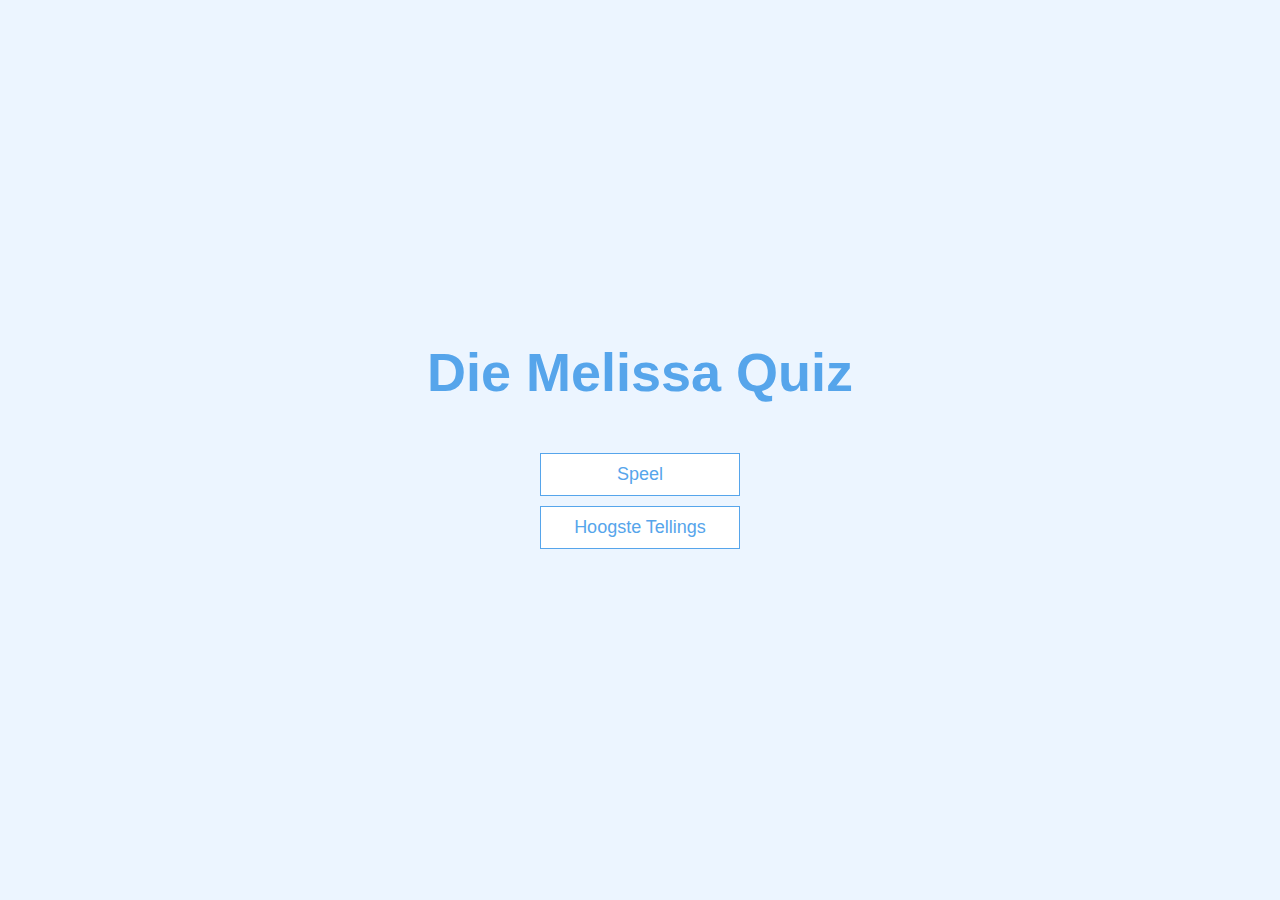
<file: index.html>
<!DOCTYPE html>
<html lang="en">
  <head>
    <meta charset="UTF-8">
    <meta http-equiv="X-UA-Compatible" content="IE=edge">
    <meta name="viewport" content="width=device-width, initial-scale=1.0">
    <title>Die Melissa Quiz</title>
    <link rel="stylesheet" href="app.css">
  </head>
  <body>
    <div class="container">
      <div id="home" class="flex-center flex-column">
        <h1>Die Melissa Quiz</h1>
        <a class="btn" href="/game.html">Speel</a>
        <a class="btn" href="/highscores.html">Hoogste Tellings</a>
      </div>
    </div>
  </body>
</html>
</file>
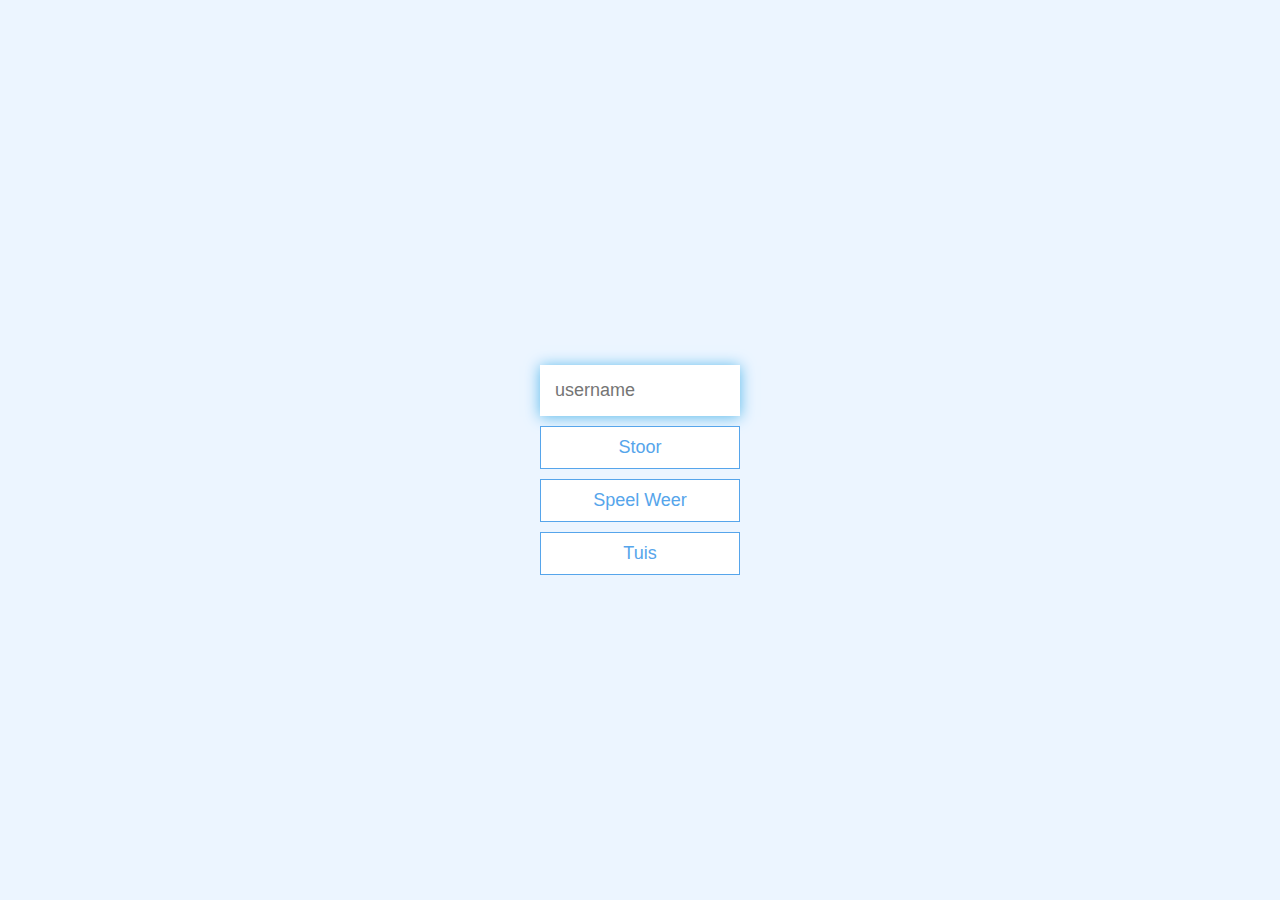
<file: end.html>
<!DOCTYPE html>
<html lang="en">
  <head>
    <meta charset="UTF-8">
    <meta http-equiv="X-UA-Compatible" content="IE=edge">
    <meta name="viewport" content="width=device-width, initial-scale=1.0">
    <title>Baie geluk!</title>
    <link rel="stylesheet" href="app.css"/>
  </head>
  <body>
    <div class="container">
      <div id="end" class="flex-center flex-column">
        <h1 id="finalScore">0</h1>
        <form>
          <input
            type="text"
            name="username"
            id="username"
            placeholder="username"
          />
          <button
            type="submit"
            class="btn"
            id="saveScoreBtn"
            onclick="saveHighScore(event)"
            disabled
          >
            Stoor
          </button>
        </form>
        <a class="btn" href="/game.html">Speel Weer</a>
        <a class="btn" href="/">Tuis</a>
      </div>
    </div>
    <script src="end.js"></script>
  </body>
</html>
</file>
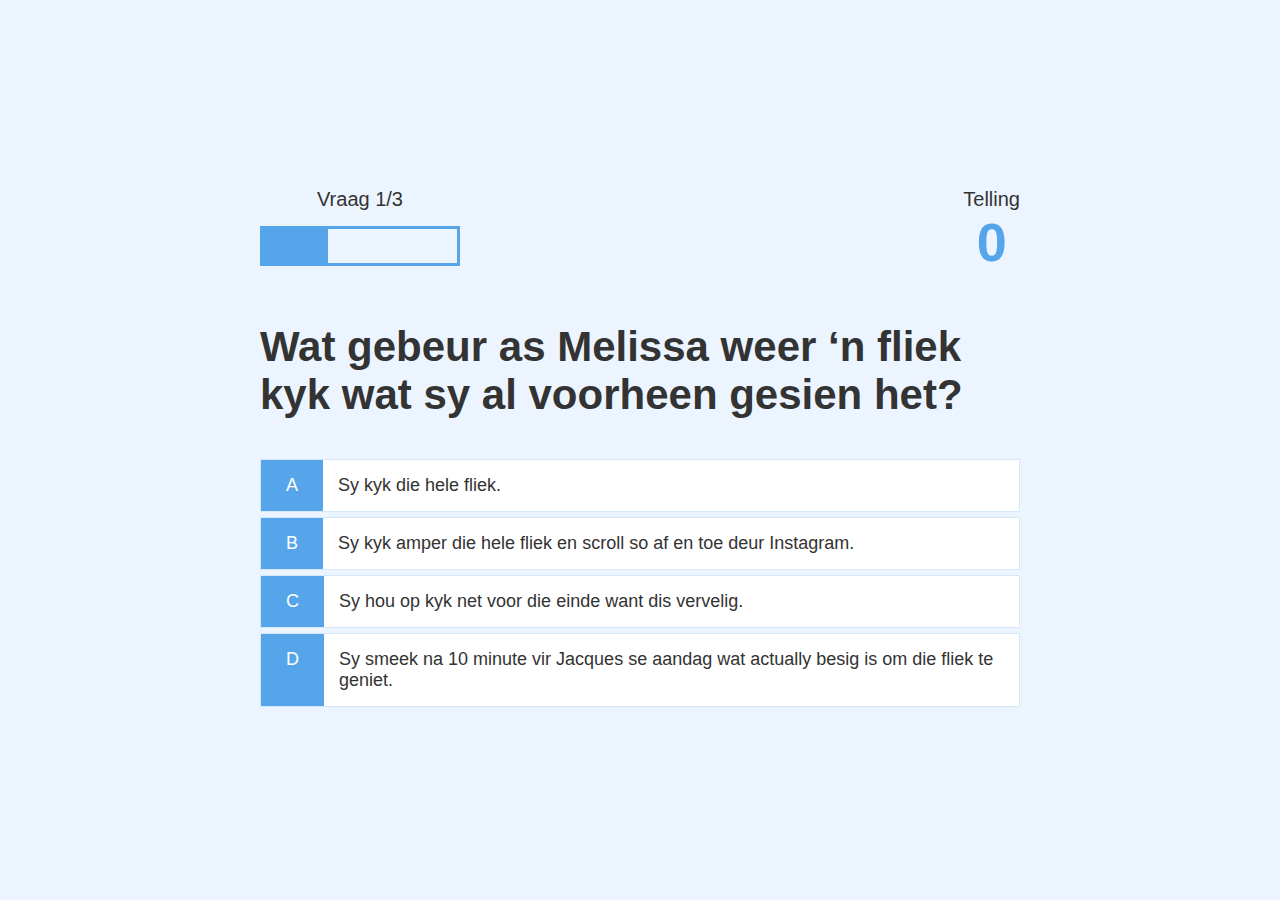
<file: game.html>
<!DOCTYPE html>
<html lang="en">
  <head>
    <meta charset="UTF-8">
    <meta http-equiv="X-UA-Compatible" content="IE=edge">
    <meta name="viewport" content="width=device-width, initial-scale=1.0">
    <title>Die Melissa Quiz - Speel</title>
    <link rel="stylesheet" href="app.css"/>
    <link rel="stylesheet" href="game.css"/>
  </head>
  <body>
    <div class="container">
      <div id="loader"></div>
      <div id="game" class="justify-center flex-column hidden">
        <div id="hud">
          <div id="hud-item">
            <p id="progressText" class="hud-prefix">
              Vraag
            </p>
            <div id="progressBar">
              <div id="progressBarFull"></div>
            </div>
          </div>
          <div id="hud-item">
            <p class="hud-prefix">
              Telling
            </p>
            <h1 class="hud-main-text" id="score">
              0
            </h1>
          </div>
        </div>
        <h2 id="question"></h2>
        <div class="choice-container">
          <p class="choice-prefix">A</p>
          <p class="choice-text" data-number="1"></p>
        </div>
        <div class="choice-container">
          <p class="choice-prefix">B</p>
          <p class="choice-text" data-number="2"></p>
        </div>
        <div class="choice-container">
          <p class="choice-prefix">C</p>
          <p class="choice-text" data-number="3"></p>
        </div>
        <div class="choice-container">
          <p class="choice-prefix">D</p>
          <p class="choice-text" data-number="4"></p>
        </div>
      </div>
    </div>
    <script src="game.js"></script>
  </body>
</html>
</file>
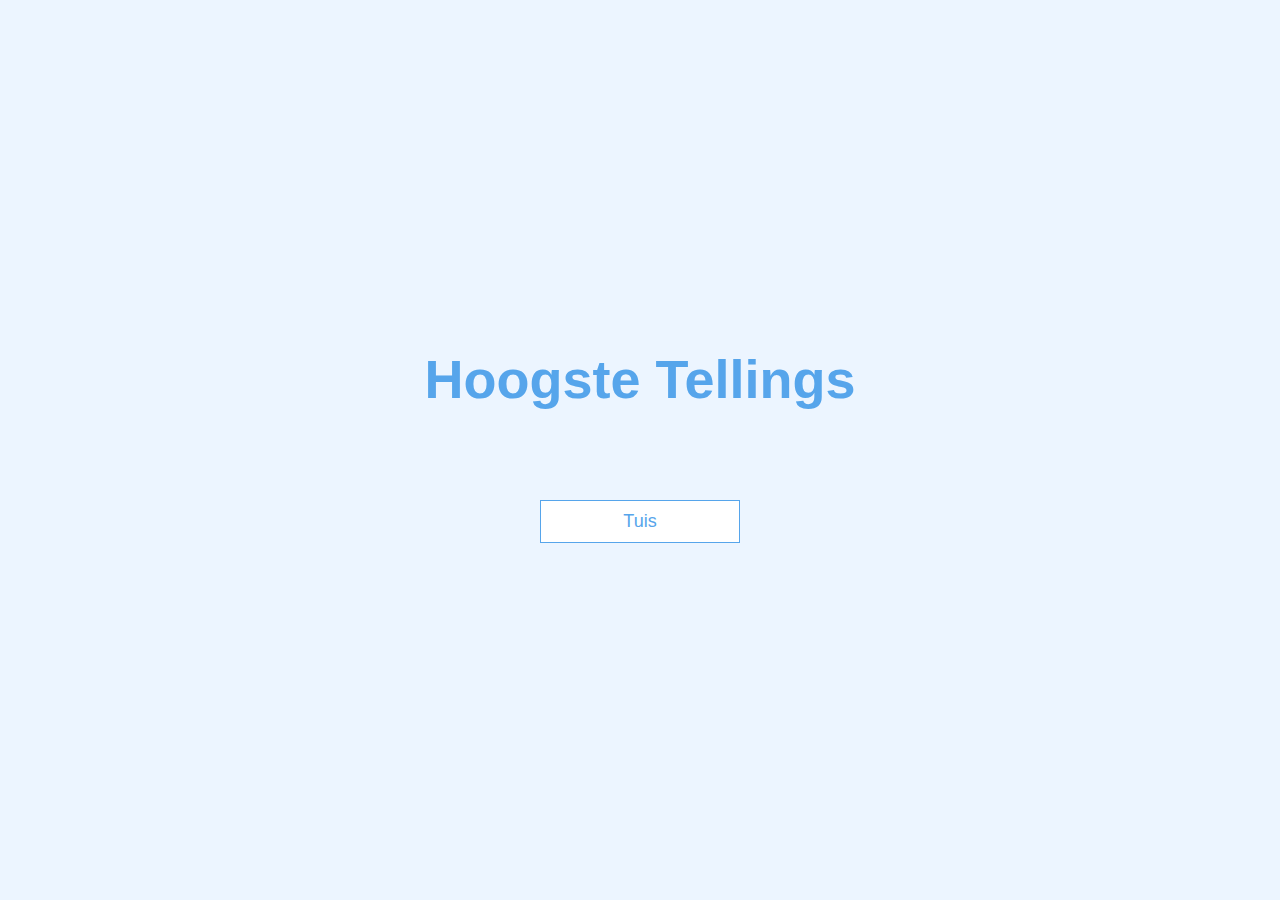
<file: highscores.html>
<!DOCTYPE html>
<html lang="en">
  <head>
    <meta charset="UTF-8">
    <meta http-equiv="X-UA-Compatible" content="IE=edge">
    <meta name="viewport" content="width=device-width, initial-scale=1.0">
    <title>High Scores</title>
    <link rel="stylesheet" href="app.css"/>
    <link rel="stylesheet" href="highscores.css"/>
  </head>
  <body>
    <div class="container">
      <div id="highScores" class="flex-center flex-column">
        <h1 id="highScores">Hoogste Tellings</h1>
        <ul id="highScoresList"></ul>
        <a class="btn" href="/">Tuis</a>
      </div>
    </div>
    <script src="highscores.js"></script>
  </body>
</html>
</file>
<file: app.css>
:root {
  background-color: #ecf5ff;
  font-size: 62.5%;
}

* {
  box-sizing: border-box;
  font-family: Arial, Helvetica, sans-serif;
  margin: 0;
  padding: 0;
  color: #333;
}

h1, h2, h3, h4 {
  margin-bottom: 1rem;
}

h1 {
  font-size: 5.4rem;
  color: #56a5eb;
  margin-bottom: 5rem;
}

h1 > span {
  font-size: 2.4rem;
  font-weight: 500;
}

h2 {
  font-size: 4.2rem;
  margin-bottom: 4rem;
  font-weight: 700;
}

h3 {
  font-size: 2.8rem;
  font-weight: 500;
}

/* UTILITIES */

.container {
  width: 100vw;
  height: 100vh;
  display: flex;
  justify-content: center;
  align-items: center;
  max-width: 80rem;
  margin: 0 auto;
  padding: 2rem;;
}

.container > * {
  width: 100%;
}

.flex-column {
  display: flex;
  flex-direction: column;
}

.flex-center {
  justify-content: center;
  align-items: center;
}

.justify-center {
  justify-content: center;
}

.text-center {
  text-align: center;
}

.hidden {
  display: none;
}

/* BUTTONS */

.btn {
  font-size: 1.8rem;
  padding: 1rem 0;
  width: 20rem;
  text-align: center;
  border: 0.1rem solid #56a5eb;
  margin-bottom: 1rem;
  text-decoration: none;
  color: #56a5eb;
  background-color: white;
}

.btn:hover {
  cursor: pointer;
  box-shadow: 0 0.4rem 1.4rem 0 rgba(86, 185, 235, 0.5);
  transform: translateY(-0.1rem);
  transition: transform 150ms;
}

.btn[disabled]:hover {
  cursor: not-allowed;
  box-shadow: none;
  transform: none;
}

/* FORMS */

form {
  width: 100%;
  display: flex;
  flex-direction: column;
  align-items: center;
}

input {
  margin-bottom: 1rem;
  width: 20rem;
  padding: 1.5rem;
  font-size: 1.8rem;
  border: none;
  box-shadow: 0 0.1rem 1.4rem 0 rgba(88, 185, 235, 85);
}

imput::placeholder {
  color: #aaa;
}
</file>
<file: game.css>
.choice-container {
  display: flex;
  margin-bottom: 0.5rem;
  width: 100%;
  font-size: 1.8rem;
  border: 0.1rem solid rgb(86, 165, 235, 0.25);
  background-color: white;
}

.choice-container:hover {
  cursor: pointer;
  box-shadow: 0 0.4rem 1.4rem 0 rgba(86, 185, 235, 0.5);
  transform: translateY(-0.1rem);
  transition: transform 150ms;
}

.choice-prefix {
  padding: 1.5rem 2.5rem;
  background-color: #56a5eb;
  color: white;
}

.choice-text {
  padding: 1.5rem;
  width: 100%;
}

.correct {
  background-color: #28a745;
}

.incorrect {
  background-color: #dc3545;
}

/* HUD */

#hud {
  display: flex;
  justify-content: space-between;
}

.hud-prefix {
  text-align: center;
  font-size: 2rem;
}

.hud-main-text {
  text-align: center;
}

#progressBar {
  width: 20rem;
  height: 4rem;
  border: 0.3rem solid #56a5eb;
  margin-top: 1.5rem;
}

#progressBarFull {
  height: 3.4rem;
  background-color: #56a5eb;
  width: 0%;
}

/* LOADER */

#loader {
  border: 1.6rem solid white;
  border-radius: 50%;
  border-top: 1.6rem solid #56a5eb;
  width: 12rem;
  height: 12rem;
  animation: spin 2s linear infinite;
}

@keyframes spin {
  0% {
    transform: rotate(0deg);
  }
  100% {
    transform: rotate(360deg);
  }
}
</file>
<file: highscores.css>
#highScoresList {
  list-style: none;
  padding-left: 0;
  margin-bottom: 4rem;
}

.high-score {
  font-size: 2.8rem;
  margin-bottom: 0.5rem;
}

.high-score:hover {
  transform: scale(1.025);
}
</file>
